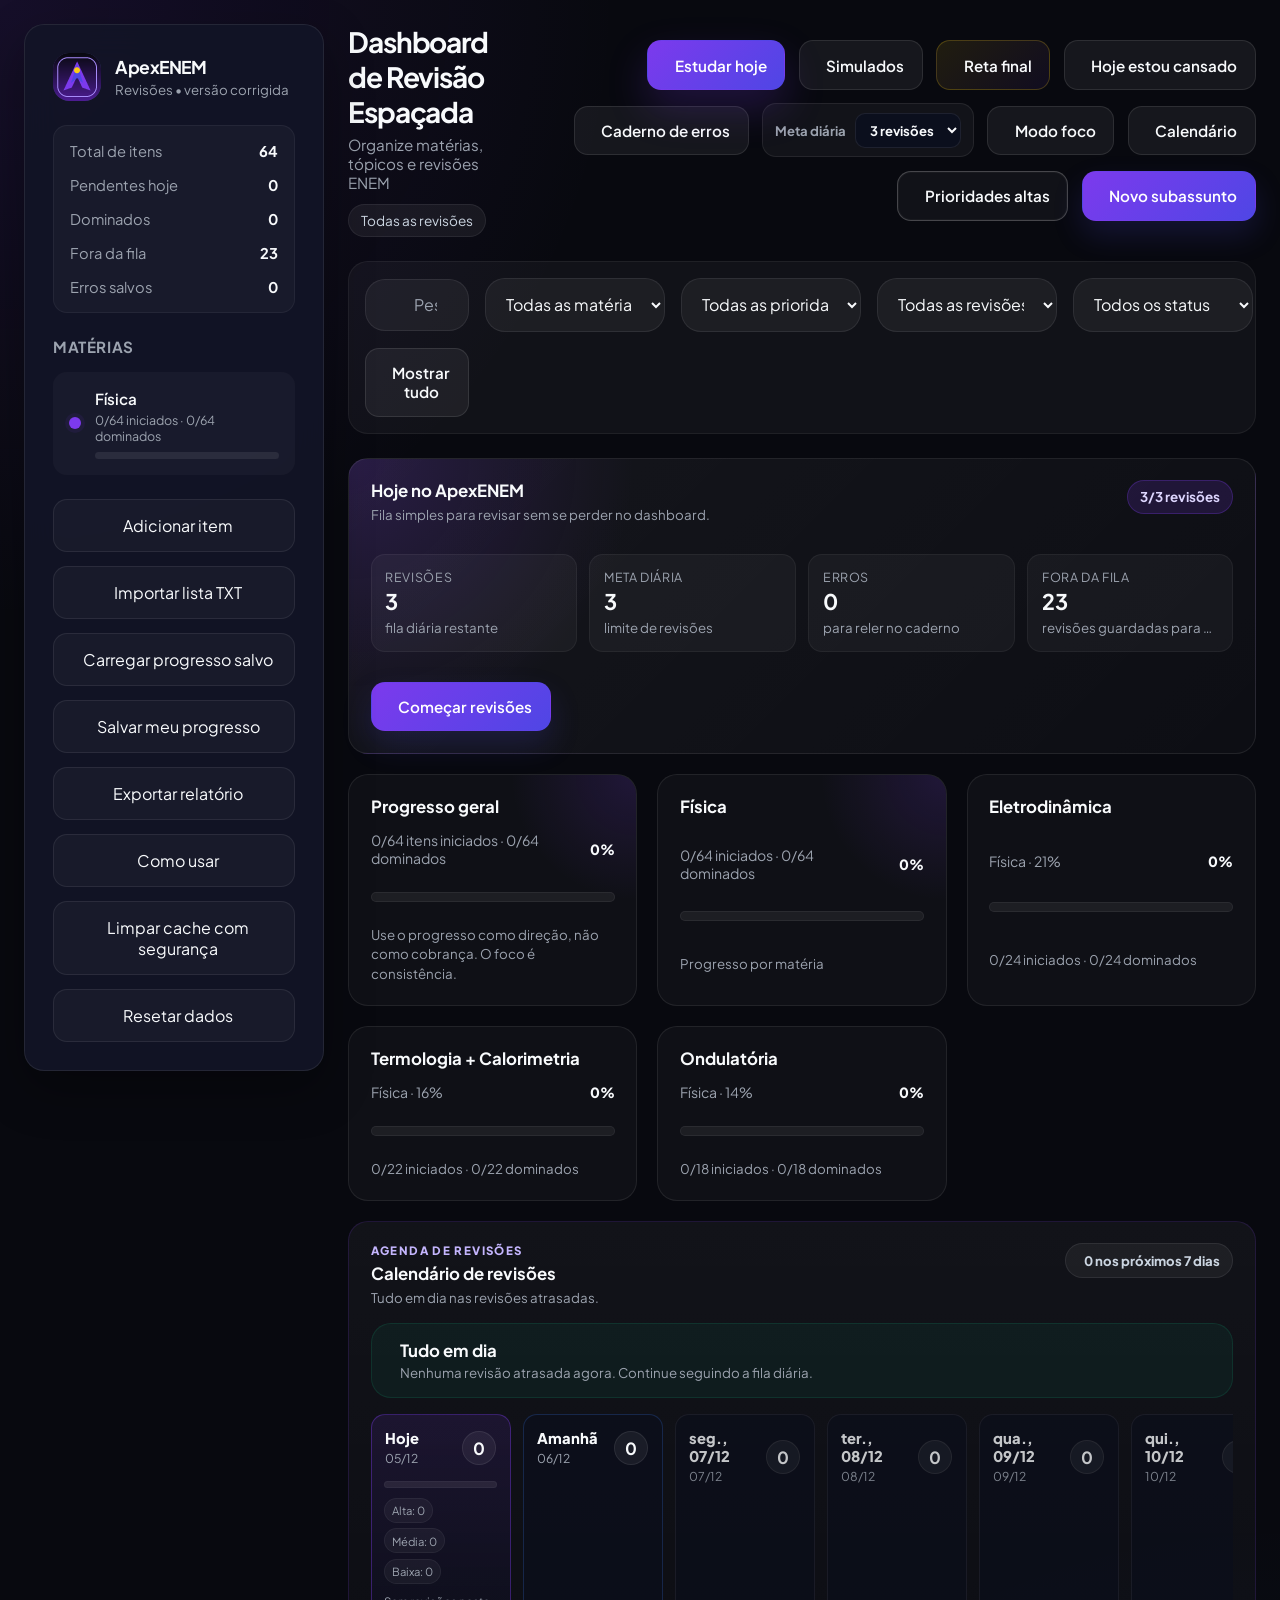
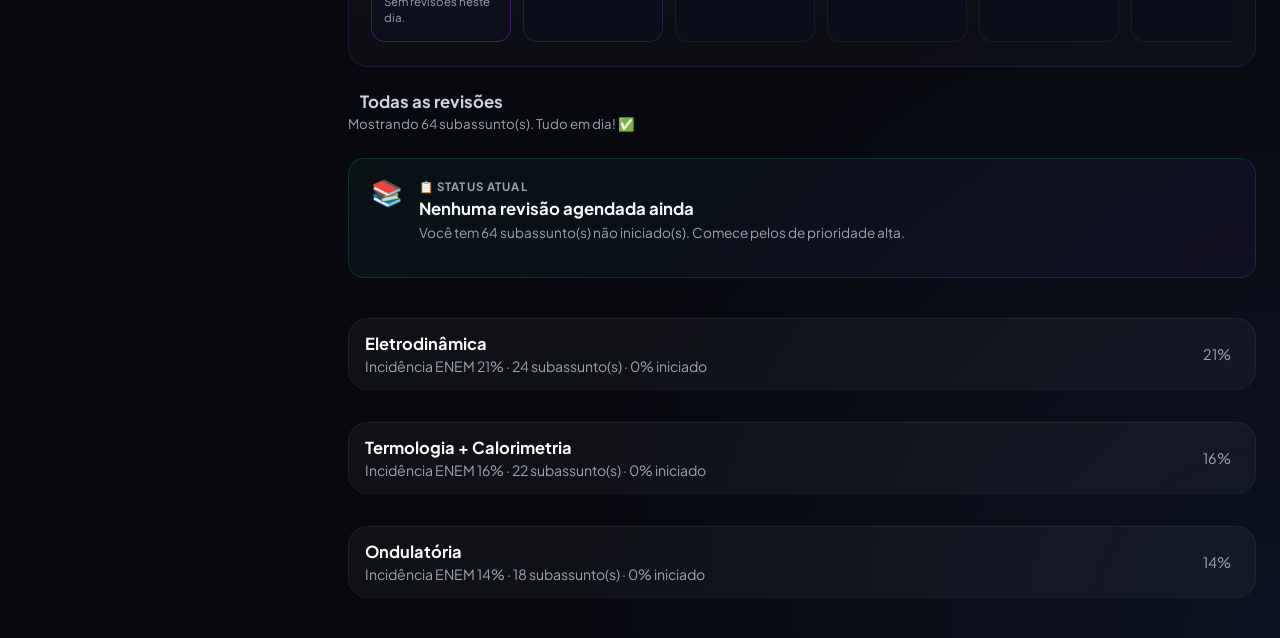
<file: index.html>
<!doctype html>
<html lang="pt-BR">
<head>
  <meta charset="utf-8">
  <meta name="viewport" content="width=device-width, initial-scale=1">
  <title>ApexENEM • Revisões</title>
  <meta name="theme-color" content="#7c3aed">
  <meta name="description" content="ApexENEM: organize estudos, revisões espaçadas, progresso e caderno de erros para o ENEM.">
  <meta name="apple-mobile-web-app-capable" content="yes">
  <meta name="apple-mobile-web-app-status-bar-style" content="black-translucent">
  <meta name="apple-mobile-web-app-title" content="ApexENEM">
  <link rel="manifest" href="./manifest.json">
  <link rel="icon" type="image/png" sizes="192x192" href="./icons/icon-192.png">
  <link rel="apple-touch-icon" href="./icons/icon-192.png">
  <link rel="stylesheet" href="./css/style.css">
</head>
<body>
  <div class="offline-banner hidden" id="offlineBanner" hidden>
    <i class="ph ph-wifi-slash"></i>
    <span>Você está offline, mas pode continuar estudando. Lembre de exportar um backup depois.</span>
    <button type="button" id="offlineBannerClose" aria-label="Fechar aviso">×</button>
  </div>

  <button class="sidebar-toggle" id="sidebarToggle" type="button" aria-label="Abrir menu">
    <i class="ph ph-list"></i>
  </button>

  <div class="app-shell">
    <aside class="sidebar" id="sidebar">
      <div class="sidebar-header">
        <div class="brand brand-logo"><img src="./icons/icon-192.png" alt="Logo ApexENEM"></div>
        <div class="brand-title">
          <strong>ApexENEM</strong>
          <small>Revisões • versão corrigida</small>
        </div>
      </div>

      <div class="sidebar-summary">
        <div class="summary-row"><span>Total de itens</span><strong id="summaryTotal">0</strong></div>
        <div class="summary-row"><span>Pendentes hoje</span><strong id="summaryToday">0</strong></div>
        <div class="summary-row"><span>Dominados</span><strong id="summaryMastered">0</strong></div>
        <div class="summary-row"><span>Fora da fila</span><strong id="summaryBacklog">0</strong></div>
        <div class="summary-row"><span>Erros salvos</span><strong id="summaryErrors">0</strong></div>
      </div>

      <div class="sidebar-section">
        <h2>Matérias</h2>
        <div class="subject-list" id="subjectList"></div>
      </div>

      <div class="sidebar-footer">
        <button class="btn-soft" id="btnAdd" type="button"><i class="ph ph-plus-circle"></i> Adicionar item</button>
        <button class="btn-soft" id="btnImportTxt" type="button"><i class="ph ph-file-text"></i> Importar lista TXT</button>
        <button class="btn-soft" id="btnImportJson" type="button"><i class="ph ph-upload-simple"></i> Carregar progresso salvo</button>
        <button class="btn-soft" id="btnExportJson" type="button"><i class="ph ph-download-simple"></i> Salvar meu progresso</button>
        <button class="btn-soft" id="btnReport" type="button"><i class="ph ph-chart-line-up"></i> Exportar relatório</button>
        <button class="btn-soft" id="btnManual" type="button"><i class="ph ph-question"></i> Como usar</button>
        <button class="btn-danger" id="btnSafeClear" type="button"><i class="ph ph-shield-warning"></i> Limpar cache com segurança</button>
        <button class="btn-danger" id="btnReset" type="button"><i class="ph ph-trash"></i> Resetar dados</button>
      </div>
    </aside>

    <main class="content-area">
      <header class="topbar">
        <div class="topbar-left">
          <div class="topbar-title">
            <strong id="mainTitle">Dashboard de Revisão Espaçada</strong>
            <span id="mainSubtitle">Organize matérias, tópicos e revisões ENEM</span>
          </div>
          <button class="view-pill view-pill-button" id="currentViewLabel" type="button">Todas as revisões</button>
        </div>

        <div class="topbar-actions">
          <button class="btn btn-primary btn-study-today" id="btnStudyToday" type="button"><i class="ph ph-lightning-fill"></i> Estudar hoje</button>
          <button class="btn btn-soft" id="btnSimulations" type="button"><i class="ph ph-exam"></i> Simulados</button>
          <button class="btn btn-soft btn-final-mode" id="btnFinalMode" type="button"><i class="ph ph-flag-checkered"></i> Reta final</button>
          <button class="btn btn-soft" id="btnTiredMode" type="button"><i class="ph ph-battery-low"></i> Hoje estou cansado</button>
          <button class="btn btn-soft" id="btnErrorNotebook" type="button"><i class="ph ph-notebook"></i> Caderno de erros</button>
          <label class="daily-limit-control" for="dailyLimitSelect">
            <span>Meta diária</span>
            <select id="dailyLimitSelect">
              <option value="1">1 revisão</option>
              <option value="3" selected>3 revisões</option>
              <option value="5">5 revisões</option>
            </select>
          </label>
          <button class="btn btn-soft" id="btnFocusMode" type="button"><i class="ph ph-crosshair"></i> Modo foco</button>
          <button class="btn btn-soft" id="btnCalendar" type="button"><i class="ph ph-calendar-dots"></i> Calendário</button>
          <button class="btn btn-soft" id="highPriorityToggle" type="button"><i class="ph ph-star"></i> Prioridades altas</button>
          <button class="btn btn-primary" id="btnNew" type="button"><i class="ph ph-plus-circle"></i> Novo subassunto</button>
        </div>
      </header>

      <section class="filters-row">
        <div class="search-field">
          <i class="ph ph-magnifying-glass"></i>
          <input type="search" id="searchInput" placeholder="Pesquisar..."/>
          <div class="search-suggestions hidden" id="searchSuggestions" hidden></div>
        </div>
        <select id="subjectFilter"><option value="all">Todas as matérias</option></select>
        <select id="priorityFilter">
          <option value="all">Todas as prioridades</option>
          <option value="Alta">Alta</option>
          <option value="Média">Média</option>
          <option value="Baixa">Baixa</option>
          <option value="Muito Baixa">Muito Baixa</option>
        </select>
        <select id="reviewFilter"><option value="all">Todas as revisões</option></select>
        <select id="statusFilter">
          <option value="all">Todos os status</option>
          <option value="não iniciado">Não iniciado</option>
          <option value="revisão hoje">Revisão hoje</option>
          <option value="agendado">Agendado</option>
          <option value="atrasado">Atrasado</option>
          <option value="dominado">Dominado</option>
        </select>
        <button class="btn btn-soft" id="btnShowAll" type="button"><i class="ph ph-funnel-x"></i> Mostrar tudo</button>
      </section>

      <section class="subject-progress-area" id="subjectProgressArea"></section>

      <section class="cards-zone">
        <div class="cards-zone-header">
          <div>
            <h2 class="section-title"><i class="ph ph-squares-four"></i> <span id="cardsTitle">Todos os subassuntos</span></h2>
            <small id="cardsSubtitle">Use filtros para navegar rapidamente.</small>
          </div>
        </div>
        <div id="cardsContainer" class="cards-grid"></div>
      </section>
    </main>
  </div>

  <div class="modal-overlay hidden" id="itemModal" hidden>
    <div class="modal-card">
      <h3 id="modalHeading">Adicionar novo subassunto</h3>
      <div class="modal-body">
        <div class="field"><label>Matéria</label><input id="modalSubject" placeholder="Ex: Física"/></div>
        <div class="field"><label>Tópico</label><input id="modalTopic" placeholder="Ex: Eletrodinâmica (21%)"/></div>
        <div class="field"><label>Subassunto</label><input id="modalSubtopic" placeholder="Ex: Lei de Ohm"/></div>
        <div class="field">
          <label>Prioridade</label>
          <select id="modalPriority">
            <option>Alta</option>
            <option>Média</option>
            <option>Baixa</option>
            <option>Muito Baixa</option>
          </select>
        </div>
        <div class="field"><label>Tags extras</label><input id="modalTags" placeholder="Ex: Fórmula, ENEM"/></div>
        <div class="modal-actions">
          <button class="btn btn-soft" id="modalCancel" type="button">Cancelar</button>
          <button class="btn btn-primary" id="modalSave" type="button">Salvar</button>
        </div>
      </div>
    </div>
  </div>

  <div class="focus-overlay hidden" id="focusOverlay" hidden></div>

  <div class="modal-overlay error-notebook-modal hidden" id="errorNotebookModal" hidden>
    <div class="modal-card error-notebook-card">
      <div class="modal-title-row">
        <div>
          <h3>Caderno de erros</h3>
          <small>Salve erros de questões e a correção para revisar depois.</small>
        </div>
        <button class="btn btn-soft" id="errorNotebookClose" type="button"><i class="ph ph-x"></i> Fechar</button>
      </div>

      <div class="error-form-grid">
        <div class="field"><label>Matéria</label><input id="errorSubject" placeholder="Ex: Física"/></div>
        <div class="field"><label>Tópico</label><input id="errorTopic" placeholder="Ex: Eletrodinâmica"/></div>
        <div class="field field-wide"><label>Erro cometido</label><textarea id="errorMistake" placeholder="Ex: Confundi potência elétrica com energia elétrica"></textarea></div>
        <div class="field field-wide"><label>Correção / Como lembrar</label><textarea id="errorCorrection" placeholder="Ex: Potência é energia por tempo: P = E/t"></textarea></div>
        <div class="field field-wide"><label>Tags</label><input id="errorTags" placeholder="Ex: fórmula, cálculo, atenção"/></div>
      </div>

      <div class="modal-actions">
        <button class="btn btn-soft" id="errorNotebookClearForm" type="button">Limpar</button>
        <button class="btn btn-primary" id="errorNotebookSave" type="button"><i class="ph ph-floppy-disk"></i> Salvar erro</button>
      </div>

      <div class="error-notes-area">
        <div class="error-notes-header">
          <strong>Erros salvos</strong>
          <small id="errorNotesCount">0 itens</small>
        </div>
        <div id="errorNotesList" class="error-notes-list"></div>
      </div>
    </div>
  </div>


  <div class="modal-overlay report-modal hidden" id="reportModal" hidden>
    <div class="modal-card report-card">
      <div class="modal-title-row">
        <div>
          <h3>Relatório de progresso</h3>
          <small>Resumo simples da sua semana no ApexENEM.</small>
        </div>
        <button class="btn btn-soft" id="reportClose" type="button"><i class="ph ph-x"></i> Fechar</button>
      </div>
      <div id="reportContent" class="report-content"></div>
      <div class="modal-actions">
        <button class="btn btn-soft" id="reportDownloadTxt" type="button"><i class="ph ph-file-text"></i> Baixar TXT</button>
        <button class="btn btn-primary" id="reportDownloadJson" type="button"><i class="ph ph-download-simple"></i> Baixar JSON</button>
      </div>
    </div>
  </div>

  <div class="modal-overlay manual-modal hidden" id="manualModal" hidden>
    <div class="modal-card manual-card">
      <div class="modal-title-row">
        <div>
          <h3>Como usar o ApexENEM</h3>
          <small>Guia rápido para estudar sem perder progresso.</small>
        </div>
        <button class="btn btn-soft" id="manualClose" type="button"><i class="ph ph-x"></i> Fechar</button>
      </div>
      <div class="manual-content">
        <section>
          <h4>1. Dashboard</h4>
          <p>O Dashboard mostra a visão geral do estudo: total de itens, revisões pendentes, itens dominados, itens fora da fila diária e progresso.</p>
        </section>
        <section>
          <h4>2. Matérias</h4>
          <p>As matérias organizam o conteúdo principal, como Física, Matemática, Química e Biologia.</p>
        </section>
        <section>
          <h4>3. Tópicos</h4>
          <p>Cada matéria é dividida em tópicos, como Eletrodinâmica, Termologia, Ondulatória e Cinemática.</p>
        </section>
        <section>
          <h4>4. Subassuntos</h4>
          <p>Subassuntos são os itens específicos que você estuda e revisa, como Lei de Ohm, Potência elétrica e Efeito Doppler.</p>
        </section>
        <section>
          <h4>5. Prioridades</h4>
          <p><strong>Alta</strong> vem primeiro. <strong>Média</strong> vem depois. <strong>Baixa</strong> só entra se sobrar tempo. <strong>Muito Baixa</strong> é para tempo extra.</p>
        </section>
        <section>
          <h4>6. Revisão espaçada</h4>
          <p>O ApexENEM agenda quando você deve revisar: R0 é inicial, R1/R2/R3 são revisões e Dominado é conteúdo consolidado.</p>
        </section>
        <section>
          <h4>7. Botão Revisado</h4>
          <p>Clique em <strong>Revisado</strong> depois de estudar. O item sobe de nível e a próxima revisão é marcada automaticamente.</p>
        </section>
        <section>
          <h4>8. Botão Desfazer</h4>
          <p>Use quando clicar errado em Revisado. Ele volta a última revisão daquele item.</p>
        </section>
        <section>
          <h4>9. Botão Editar</h4>
          <p>Permite alterar matéria, tópico, subassunto, prioridade e tags.</p>
        </section>
        <section>
          <h4>10. Botão Excluir</h4>
          <p>Remove um subassunto do sistema. Use com cuidado.</p>
        </section>
        <section>
          <h4>11. Filtros</h4>
          <p>Use os filtros para achar conteúdos por matéria, prioridade, status, revisão ou texto pesquisado.</p>
        </section>
        <section>
          <h4>12. Prioridades altas</h4>
          <p>Mostra só os conteúdos de prioridade alta. Use quando tiver pouco tempo e quiser focar no que mais importa.</p>
        </section>
        <section>
          <h4>13. Importar TXT</h4>
          <p>Permite importar uma lista de conteúdos por arquivo de texto.</p>
        </section>
        <section>
          <h4>14. Exportar JSON</h4>
          <p>Cria um backup do seu progresso. Guarde esse arquivo em uma pasta segura.</p>
        </section>
        <section>
          <h4>15. Resetar dados</h4>
          <p>Reseta o app para a base inicial. Antes disso, prefira usar <strong>Limpar cache com segurança</strong>.</p>
        </section>
        <section>
          <h4>16. Modo reta final</h4>
          <p>Use perto da prova. Ele destaca prioridade alta, atrasados, erros salvos, R0/R1/R2 e itens ainda não dominados.</p>
        </section>
        <section>
          <h4>17. PWA/App instalável</h4>
          <p>Quando hospedado em HTTPS, você pode instalar o ApexENEM como app no PC ou adicionar à tela inicial do celular.</p>
        </section>
        <section>
          <h4>18. Backup e segurança</h4>
          <p>Para não perder progresso: exporte JSON, guarde o backup, restaure quando precisar e evite limpar cache sem salvar.</p>
        </section>
      </div>
    </div>
  </div>



  <div class="modal-overlay simulations-modal hidden" id="simulationsModal" hidden>
    <div class="modal-card simulations-card">
      <div class="modal-title-row">
        <div>
          <h3>Simulados</h3>
          <small>Registre seus resultados e veja onde está perdendo pontos.</small>
        </div>
        <button class="btn btn-soft" id="simulationsClose" type="button"><i class="ph ph-x"></i> Fechar</button>
      </div>

      <div class="simulation-form-grid">
        <div class="field"><label>Data</label><input id="simDate" type="date"></div>
        <div class="field"><label>Matéria</label><input id="simSubject" placeholder="Ex: Física"></div>
        <div class="field"><label>Acertos</label><input id="simCorrect" type="number" min="0" placeholder="Ex: 28"></div>
        <div class="field"><label>Erros</label><input id="simWrong" type="number" min="0" placeholder="Ex: 12"></div>
        <div class="field"><label>Nota estimada</label><input id="simScore" placeholder="Ex: 720"></div>
        <div class="field field-wide"><label>Assuntos que errei</label><textarea id="simTopics" placeholder="Ex: Lei de Ohm, calor específico, efeito Doppler"></textarea></div>
      </div>

      <div class="modal-actions">
        <button class="btn btn-soft" id="simClear" type="button">Limpar</button>
        <button class="btn btn-primary" id="simSave" type="button"><i class="ph ph-floppy-disk"></i> Salvar simulado</button>
      </div>

      <div class="simulations-area">
        <div class="simulations-header">
          <strong>Registros salvos</strong>
          <small id="simCount">0 itens</small>
        </div>
        <div id="simulationsList" class="simulations-list"></div>
      </div>
    </div>
  </div>

  <div class="toast" id="toastContainer" hidden>
    <span id="toastText">Ação concluída.</span>
  </div>

  <input type="file" id="jsonImportFile" accept="application/json,.json" style="display:none" />
  <script>
    // Remove service workers/caches antigos que podiam travar botões após trocar os arquivos.
    (function(){
      try {
        if ('serviceWorker' in navigator) {
          navigator.serviceWorker.getRegistrations().then(function(regs){ regs.forEach(function(reg){ reg.unregister(); }); });
        }
        if (window.caches) {
          caches.keys().then(function(keys){ return Promise.all(keys.map(function(key){ return caches.delete(key); })); });
        }
      } catch (_) {}
    })();
  </script>
  <script src="./js/app.bundle.js?v=6"></script>
</body>
</html>
</file>
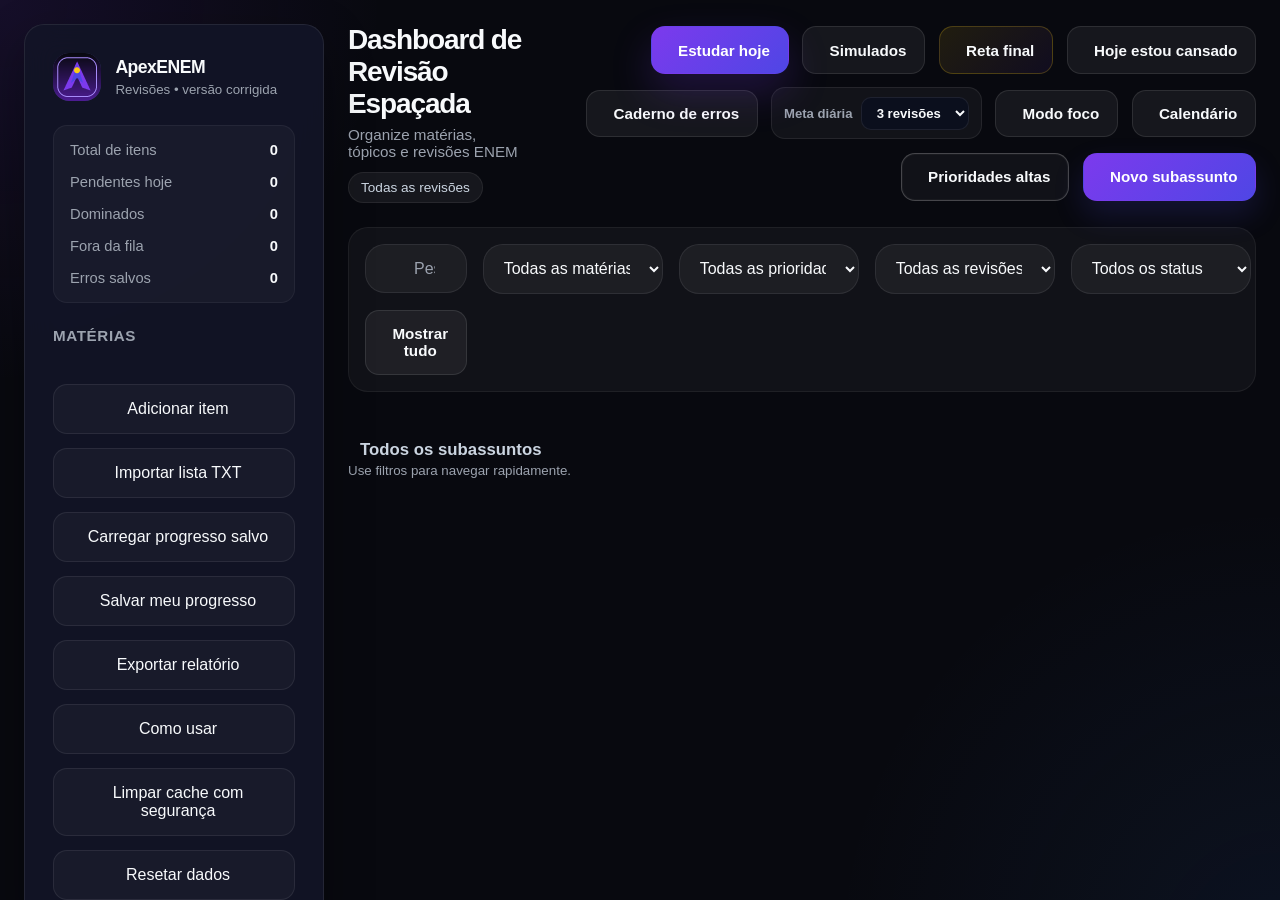
<file: ABRIR_AQUI_LIMPA_CACHE.html>
<!doctype html>
<html lang="pt-BR">
<head>
  <meta charset="utf-8">
  <meta name="viewport" content="width=device-width, initial-scale=1">
  <title>ApexENEM - Abrir corrigido</title>
  <style>
    body{margin:0;min-height:100vh;display:grid;place-items:center;background:#090b14;color:#f8fafc;font-family:system-ui,Segoe UI,sans-serif;padding:24px}
    .card{max-width:560px;background:#121624;border:1px solid rgba(255,255,255,.12);border-radius:22px;padding:28px;box-shadow:0 22px 70px rgba(0,0,0,.35)}
    h1{margin:0 0 10px;font-size:24px}p{color:#cbd5e1;line-height:1.5}button,a{display:inline-flex;margin-top:14px;background:#7c3aed;color:white;border:0;border-radius:14px;padding:12px 16px;font-weight:700;text-decoration:none;cursor:pointer}
    small{display:block;margin-top:14px;color:#94a3b8}
  </style>
</head>
<body>
  <div class="card">
    <h1>Abrindo ApexENEM corrigido...</h1>
    <p>Estou limpando cache antigo e desativando service worker velho para os botões voltarem a funcionar.</p>
    <button id="openBtn" type="button">Abrir agora</button>
    <small>Se não abrir sozinho em 2 segundos, clique no botão.</small>
  </div>
  <script>
    async function limparEAbrir(){
      try {
        if ('serviceWorker' in navigator) {
          const regs = await navigator.serviceWorker.getRegistrations();
          await Promise.all(regs.map(r => r.unregister()));
        }
        if (window.caches) {
          const keys = await caches.keys();
          await Promise.all(keys.map(k => caches.delete(k)));
        }
      } catch(e) {}
      location.href = './index.html?apex_corrigido=' + Date.now();
    }
    document.getElementById('openBtn').addEventListener('click', limparEAbrir);
    setTimeout(limparEAbrir, 800);
  </script>
</body>
</html>
</file>
<file: css/style.css>
@import './base.css';
@import './layout.css';
@import './components.css';

/* Central file only imports smaller modules so you can link style.css in HTML */
</file>
